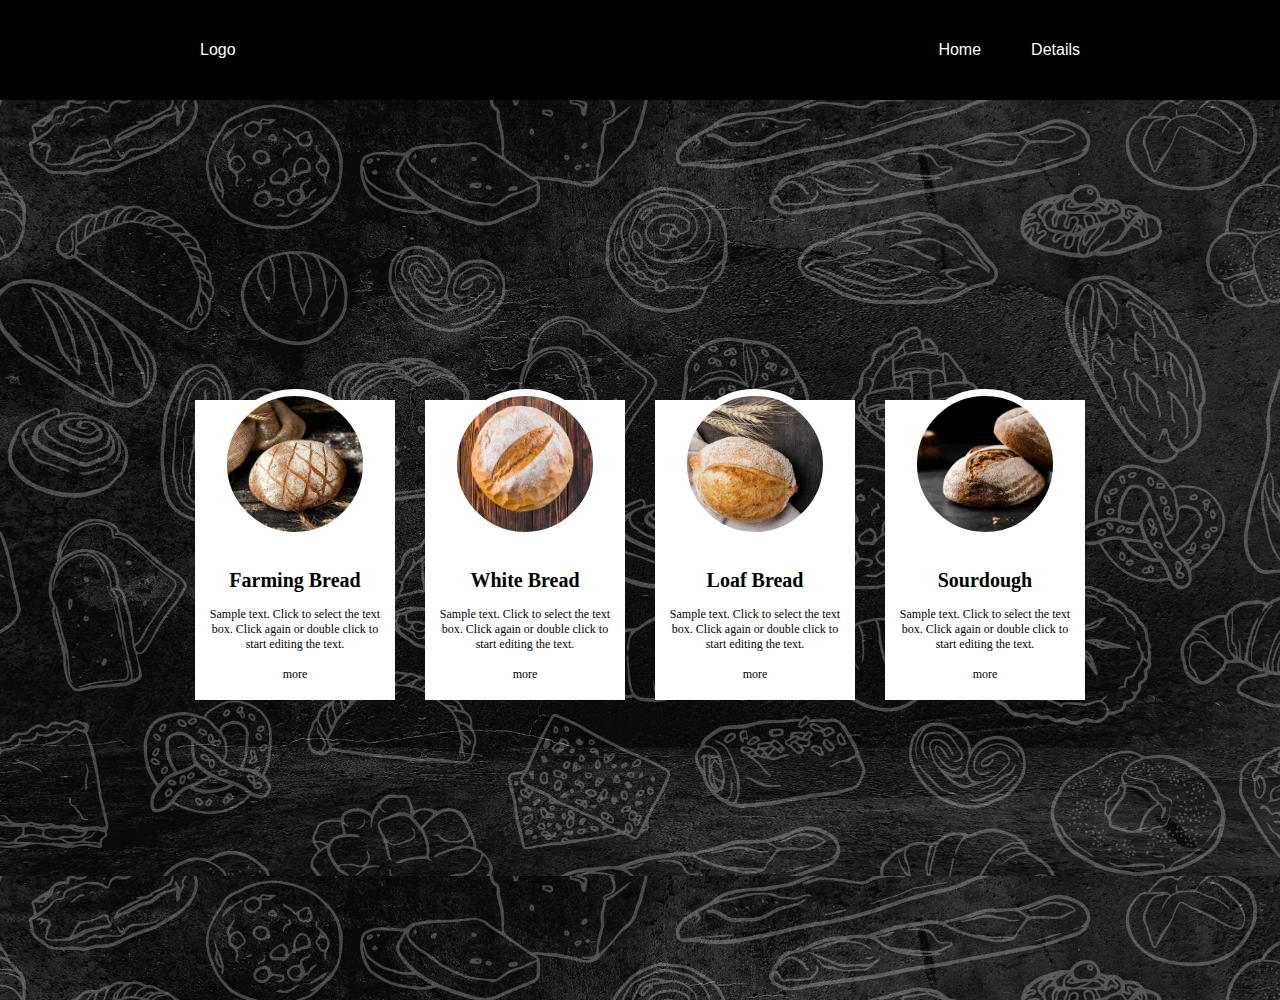
<file: index.html>
<!DOCTYPE html>
<html lang="en">

<head>
    <meta charset="UTF-8">
    <meta name="viewport" content="width=device-width, initial-scale=1.0">
    <title>Document</title>
    <link rel="stylesheet" href="styles/style.css">

</head>

<body>

    <header>
        <nav>
            <div>Logo</div>
            <ul>
                <li> <a href="./index.html">Home</a></li>
                <li> <a href="./pages/details.html">Details</a></li>
            </ul>
        </nav>
    </header>




    <main>

        <section id="section-main">
            <div class="box1">
                <div class="img"></div>
                <div class="txt">
                    <h5>Farming Bread</h5>
                    <p>Sample text. Click to select the text box. Click again or double click to start editing the text.
                    </p>
                    <span>more</span>
                </div>

            </div>
            <div class="box2">
                <div class="img"></div>
                <div class="txt">
                    <h5>White Bread</h5>
                    <p>Sample text. Click to select the text box. Click again or double click to start editing the text.
                    </p>
                    <span>more</span>
                </div>

            </div>
            <div class="box3">
                <div class="img"></div>
                <div class="txt">
                    <h5>Loaf Bread</h5>
                    <p>Sample text. Click to select the text box. Click again or double click to start editing the text.
                    </p>
                    <span>more</span>
                </div>

            </div>
            <div class="box4">
                <div class="img"></div>
                <div class="txt">
                    <h5>Sourdough</h5>
                    <p>Sample text. Click to select the text box. Click again or double click to start editing the text.
                    </p>
                    <span>more</span>
                </div>

            </div>




        </section>





    </main>



</body>

</html>
</file>
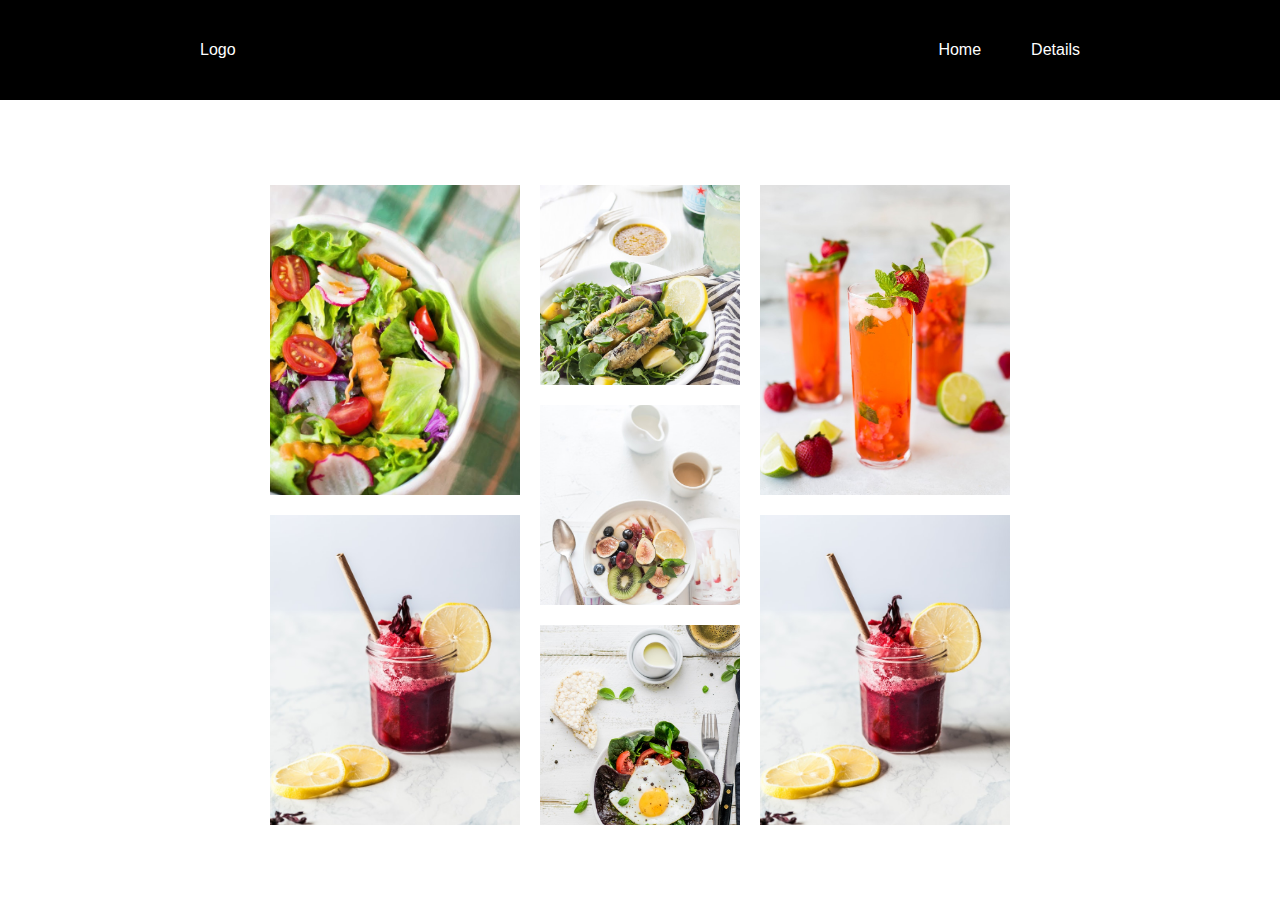
<file: pages/details.html>
<!DOCTYPE html>
<html lang="en">

<head>
    <meta charset="UTF-8">
    <meta name="viewport" content="width=device-width, initial-scale=1.0">
    <title>Document</title>
    <link rel="stylesheet" href="../styles/style.css">
</head>

<body>

    <header>
        <nav>
            <div>Logo</div>
            <ul>
                <li> <a href="../index.html">Home</a></li>
                <li> <a href="./details.html">Details</a></li>
            </ul>
        </nav>
    </header>


    <main>
        <section class="details">
            <div class="detail-first">
                <img src="../assets/second pic of details.jpeg" alt="">
                <img src="../assets/first pic of details.jpeg" alt="">
               
            </div>
            <div class="detail-second">
                <img src="../assets/forth of dtl.jpeg" alt="">
                <img src="../assets/seventh of dtl.jpeg" alt="">
                <img src="../assets/fifth of dtl.jpeg" alt="">
            </div>
            <div class=" detail-third">
                <img src="../assets/sixth of dtl.jpeg" alt="">
                <img src="../assets/first pic of details.jpeg" alt="">
       
            </div>
        </section>
    </main>

</body>

</html>
</file>
<file: styles/style.css>
* {
    padding: 0;
    margin: 0;
    box-sizing: border-box;
}





header nav {
    display: flex;
    align-items: center;
    justify-content: space-between;
    color: white;
    font-family: sans-serif;
    height: 100px;
    background-color: black;
    padding: 0px 200px;
}



header nav ul {
    display: flex;
    gap: 50px;
}


header nav ul li {
    list-style: none;
}



#section-main {
    display: flex;
    justify-content: center;
    gap: 30px;
    align-items: center;
    background-image: url(../assets/back.jpg);
    height: 100vh;
    background-color: black;
    background-size: 100%;
    flex-wrap: wrap;
}



#section-main>div {
    display: flex;
    flex-direction: column;
    justify-content: center;
    align-items: center;
    background-color: white;
    height: 300px;
    width: 200px;
    padding: 0px 10px;
}


a {
    color: white;
    text-decoration: none;
}

.txt {
    display: flex;
    flex-direction: column;
    justify-content: start;
    gap: 15px;
    /* padding-bottom: 30px; */
    align-items: center;
    text-align: center;
}


#section-main>div .img {
    background-position: center;
    background-size: cover;
    height: 150px;
    width: 150px;
    position: relative;
    bottom: 30px;
    background-repeat: no-repeat;
    border-radius: 100%;
    border: 7px solid white;

}

.box1 .img {
    background-image: url(../assets/first.jpg);

}

.box2 .img {
    background-image: url(../assets/second.jpg);

}

.box3 .img {
    background-image: url(../assets/third.jpg);

}

.box4 .img {
    background-image: url(../assets/forth.jpg);

}

#section-main h5 {
    font-size: 20px;
}


#section-main p {
    font-size: 12px;
}

#section-main span {
    font-size: 12px;
}

/* @@@@@@@@@@@@@@@@@@@@@@@@@@@@@@@@@@@@@@@@@@@@ Detail Css Starts @@@@@@@@@@@@@@@@@@@@@@@ */

main .details{
    display: flex;
    align-items: center;
    justify-content: center;
}


.details>div {

    display: flex;
    flex-direction: column;
    align-items: center;
    justify-content: center;
    gap: 20px;
    
}

.details {
    display: flex;
    height: 90vh;
    gap: 20px;
    align-items: center;
    justify-content: center;
    flex-wrap: wrap;
}

.details .detail-first img {

    height: 310px;
    width: 250px;

    object-fit: cover;
}

.details .detail-second img {

    height: 200px;
    width: 200px;
    object-fit: cover;

}

.details .detail-third img {

    height: 310px;
    width: 250px;

    object-fit: cover;
}















/*  Responsive starts */



@media(max-width:900px) {
    header nav {
        padding: 0px 50px;
    }


    #section-main {
        height: fit-content;
        padding: 0px 20px;
    }

    .details .detail-first img {

        height: 260px;
        width: 200px;

    }

    .details .detail-second img {

        height: 169px;
        width: 150px;

    }

    .details .detail-third img {

        height: 260px;
        width: 200px;

    }

    .details {
        display: flex;
        gap: 20px;
       
    }
}

    @media(max-width:590px){

    
  .details .detail-third img {

      height: 260px;
      width: 370px;

  }

  .details{
    padding: 20px 0px;
  }
}

@media(max-width:380px){

    .details .detail-first img {
    
            height: 260px;
            width: 340px;
    
        }
    
        .details .detail-second img {
    
            height: 260px;
            width: 340px;
    
        }
    
        .details .detail-third img {
    
            height: 260px;
            width: 340px;
    
        }





        .details{
            padding: 20px 40px;
        }
}
</file>
